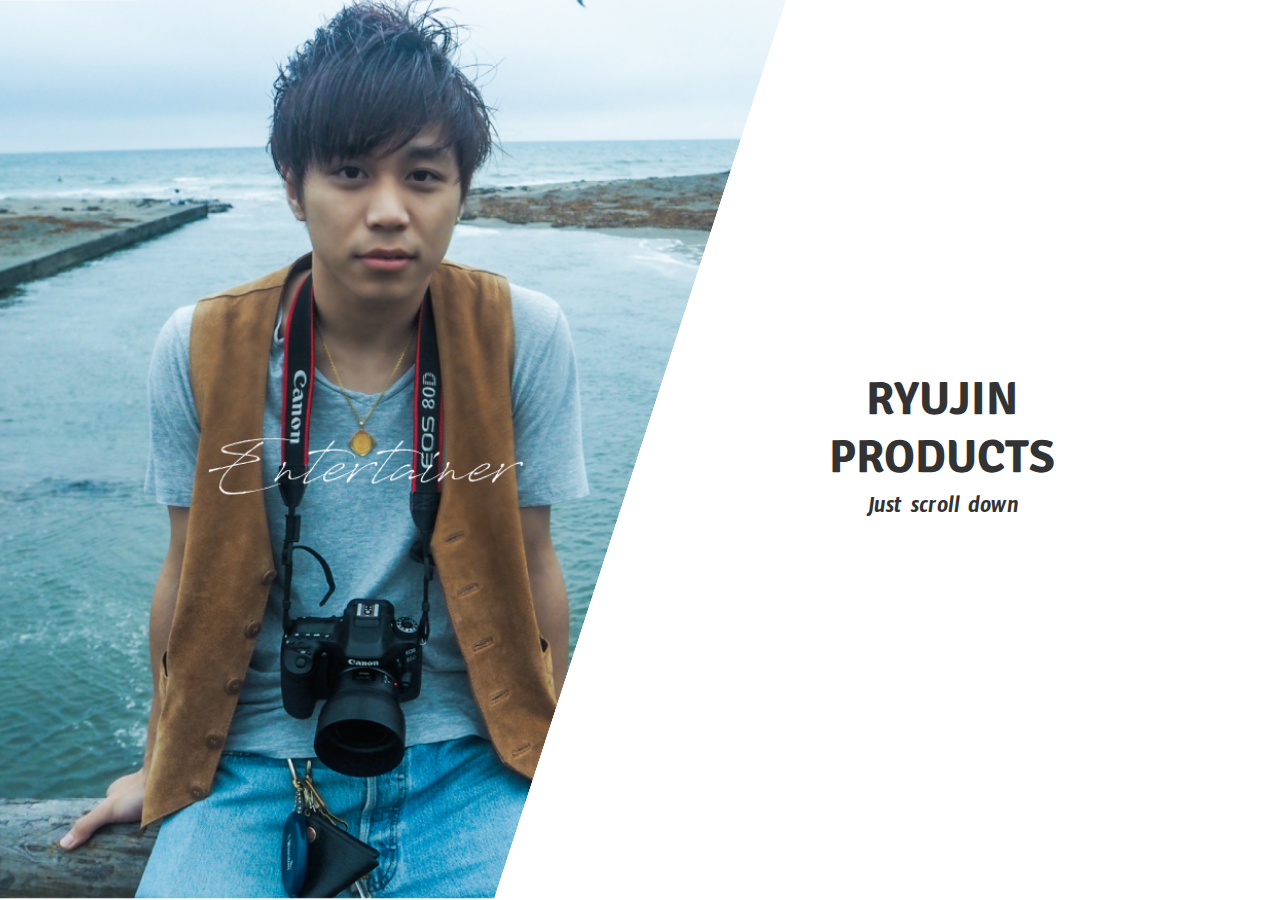
<file: index.html>
<!DOCTYPE html>
<html lang="en">

<head>

    <meta charset="UTF-8">
    <title>ryujin_product</title>
    <link rel='stylesheet prefetch' href='https://fonts.googleapis.com/css?family=Open+Sans'>
    <link href="https://fonts.googleapis.com/css?family=Signika|Timmana" rel="stylesheet">
    <link rel="stylesheet" href="css/style.css">
    <script src='https://cdnjs.cloudflare.com/ajax/libs/jquery/2.1.3/jquery.min.js'></script>
    <script src="js/index.js"></script>


</head>

<body>
    <div class="skw-pages">
        <div class="skw-page skw-page-1 active">
            <div class="skw-page__half skw-page__half--left">
                <div class="skw-page__skewed">
                    <div class="skw-page__content"></div>
                </div>
            </div>
            <div class="skw-page__half skw-page__half--right">
                <div class="skw-page__skewed">
                    <div class="skw-page__content">
                        <h2 class="skw-page__heading">RYUJIN PRODUCTS</h2>
                        <p class="skw-page__description">Just scroll down</p>
                    </div>
                </div>
            </div>
        </div>

        <div class="skw-page skw-page-2">
            <div class="skw-page__half skw-page__half--left">
                <div class="skw-page__skewed">
                    <div class="skw-page__content">
                        <div class="container circleBehind">
                            <a href="graphic.html" target="brank">
                                <h2 class="skw-page__heading">Graphic design</h2>
                                <p class="skw-page__description">click here</p>
                            </a>
                            <div class="left-icon">
                                <img src="./img/ill_pho.png" alt="">
                            </div>
                        </div>
                    </div>
                </div>
            </div>
            <div class="skw-page__half skw-page__half--right">
                <div class="skw-page__skewed">
                    <div class="skw-page__content"></div>
                </div>
            </div>
        </div>

        <div class="skw-page skw-page-3">
            <div class="skw-page__half skw-page__half--left">
                <div class="skw-page__skewed">
                    <div class="skw-page__content"></div>
                </div>
            </div>
            <div class="skw-page__half skw-page__half--right">
                <div class="skw-page__skewed">
                    <div class="skw-page__content">
                        <div class="container circleBehind">
                            <a href="web.html" target="brank">
                                <h2 class="skw-page__heading">Web design</h2>
                                <p class="skw-page__description">click here</p>
                            </a>
                        </div>
                         <div class="right-icon">
                            <img src="./img/bra.png" alt="">
                            </div>
                    </div>
                </div>
            </div>
        </div>

        <div class="skw-page skw-page-4">
            <div class="skw-page__half skw-page__half--left">
                <div class="skw-page__skewed">
                    <div class="skw-page__content">
                        <div class="container circleBehind">
                            <a href="uiux.html" target="brank">
                                <h2 class="skw-page__heading">UI/UX design</h2>
                                <p class="skw-page__description">click here</p>
                            </a>
                        </div>
                        <div class="left-icon">
                            <img src="./img/xd.png" alt="">
                        </div>
                    </div>
                </div>
            </div>
            <div class="skw-page__half skw-page__half--right">
                <div class="skw-page__skewed">
                    <div class="skw-page__content"></div>
                </div>
            </div>
        </div>

        <div class="skw-page skw-page-5">
            <div class="skw-page__half skw-page__half--left">
                <div class="skw-page__skewed">
                    <div class="skw-page__content"></div>
                </div>
            </div>
            <div class="skw-page__half skw-page__half--right">
                <div class="skw-page__skewed">
                    <div class="skw-page__content">
                        <div class="container circleBehind">
                            <a href="illustration.html" target="brank">
                                <h2 class="skw-page__heading">Illustration</h2>
                                <p class="skw-page__description">click here</p>
                            </a>
                        </div>
                        <div class="right-icon">
                            <img src="./img/ill.png" alt="">
                            </div>
                    </div>
                </div>
            </div>
        </div>

        <div class="skw-page skw-page-6">
            <div class="skw-page__half skw-page__half--left">
                <div class="skw-page__skewed">
                    <div class="skw-page__content">
                        <div class="container circleBehind">
                            <a href="theothers.html" target="brank">
                                <h2 class="skw-page__heading">The others</h2>
                                <p class="skw-page__description">click here</p>
                            </a>
                        </div>
                        <div class="left-icon">
                            <img src="./img/ill_pho.png" alt="">
                        </div>
                    </div>
                </div>
            </div>
            <div class="skw-page__half skw-page__half--right">
                <div class="skw-page__skewed">
                    <div class="skw-page__content"></div>
                </div>
            </div>
        </div>


    </div>
</body>

</html>
</file>
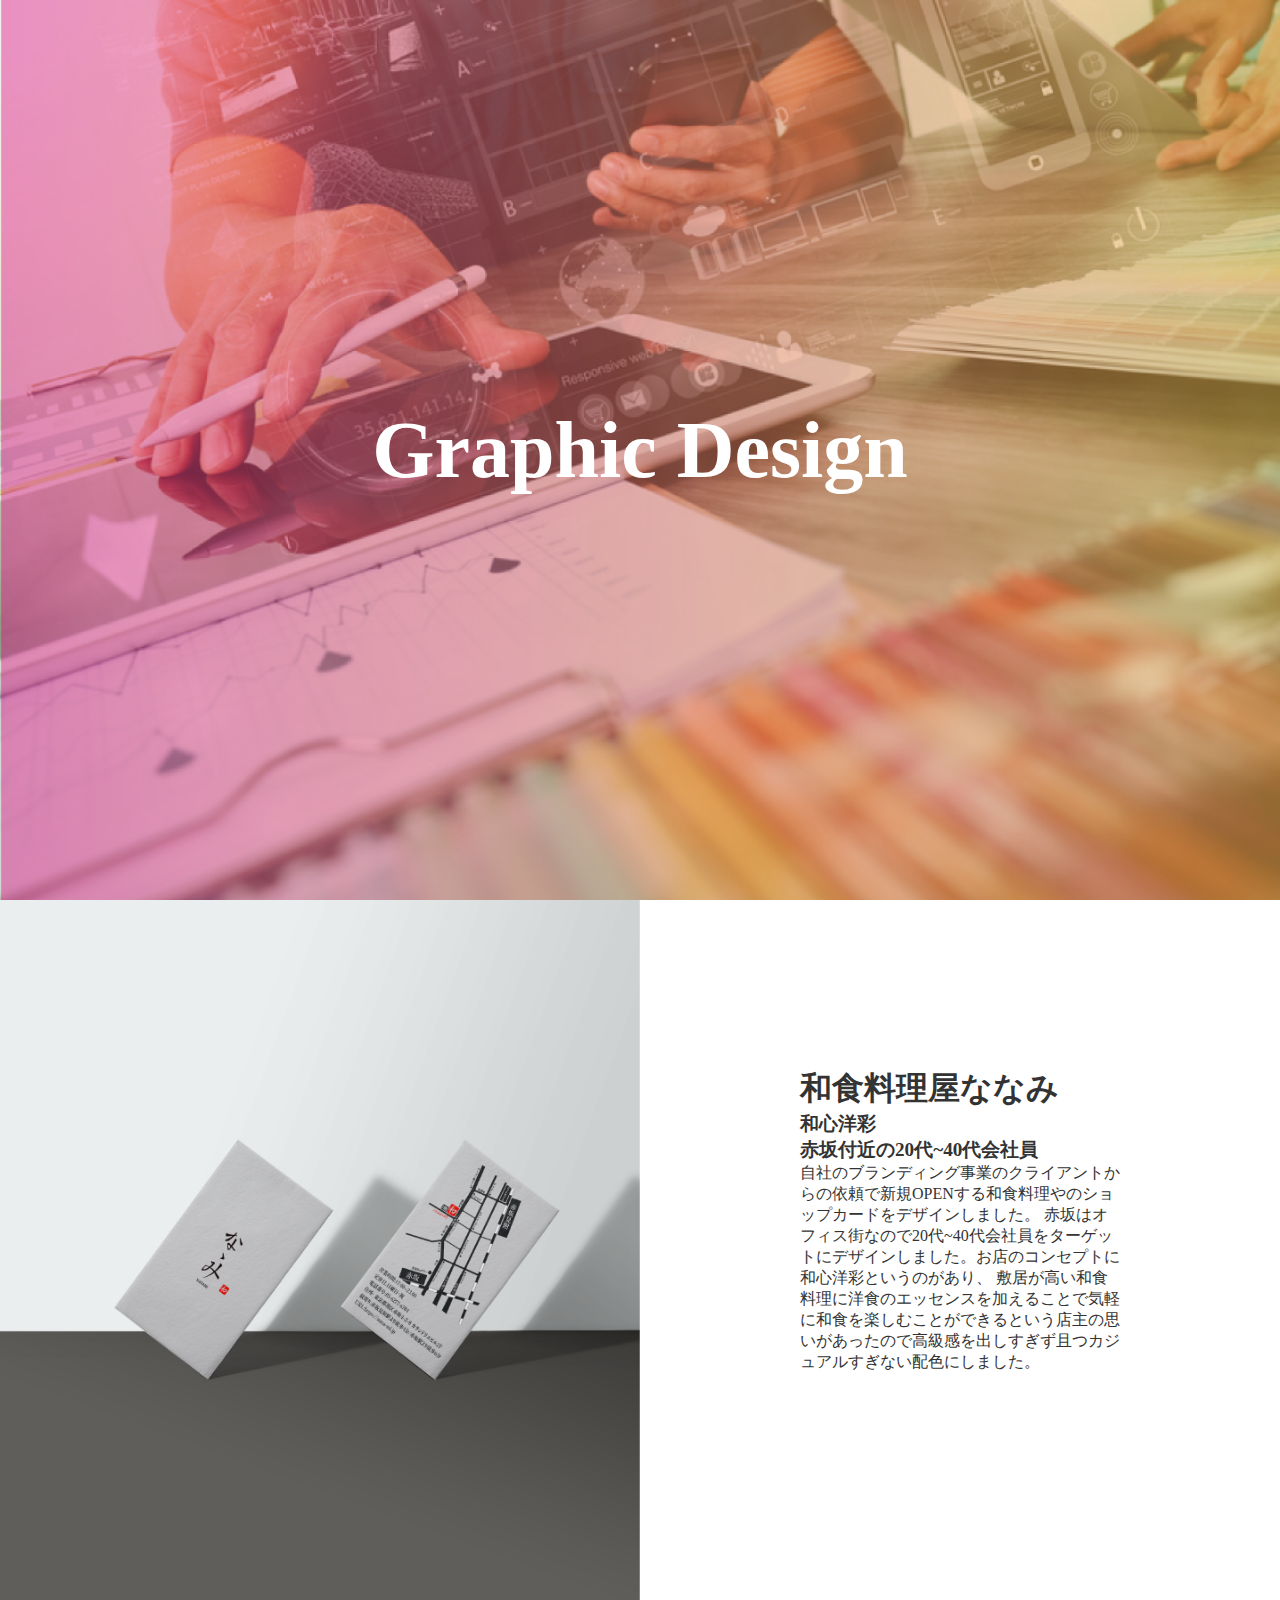
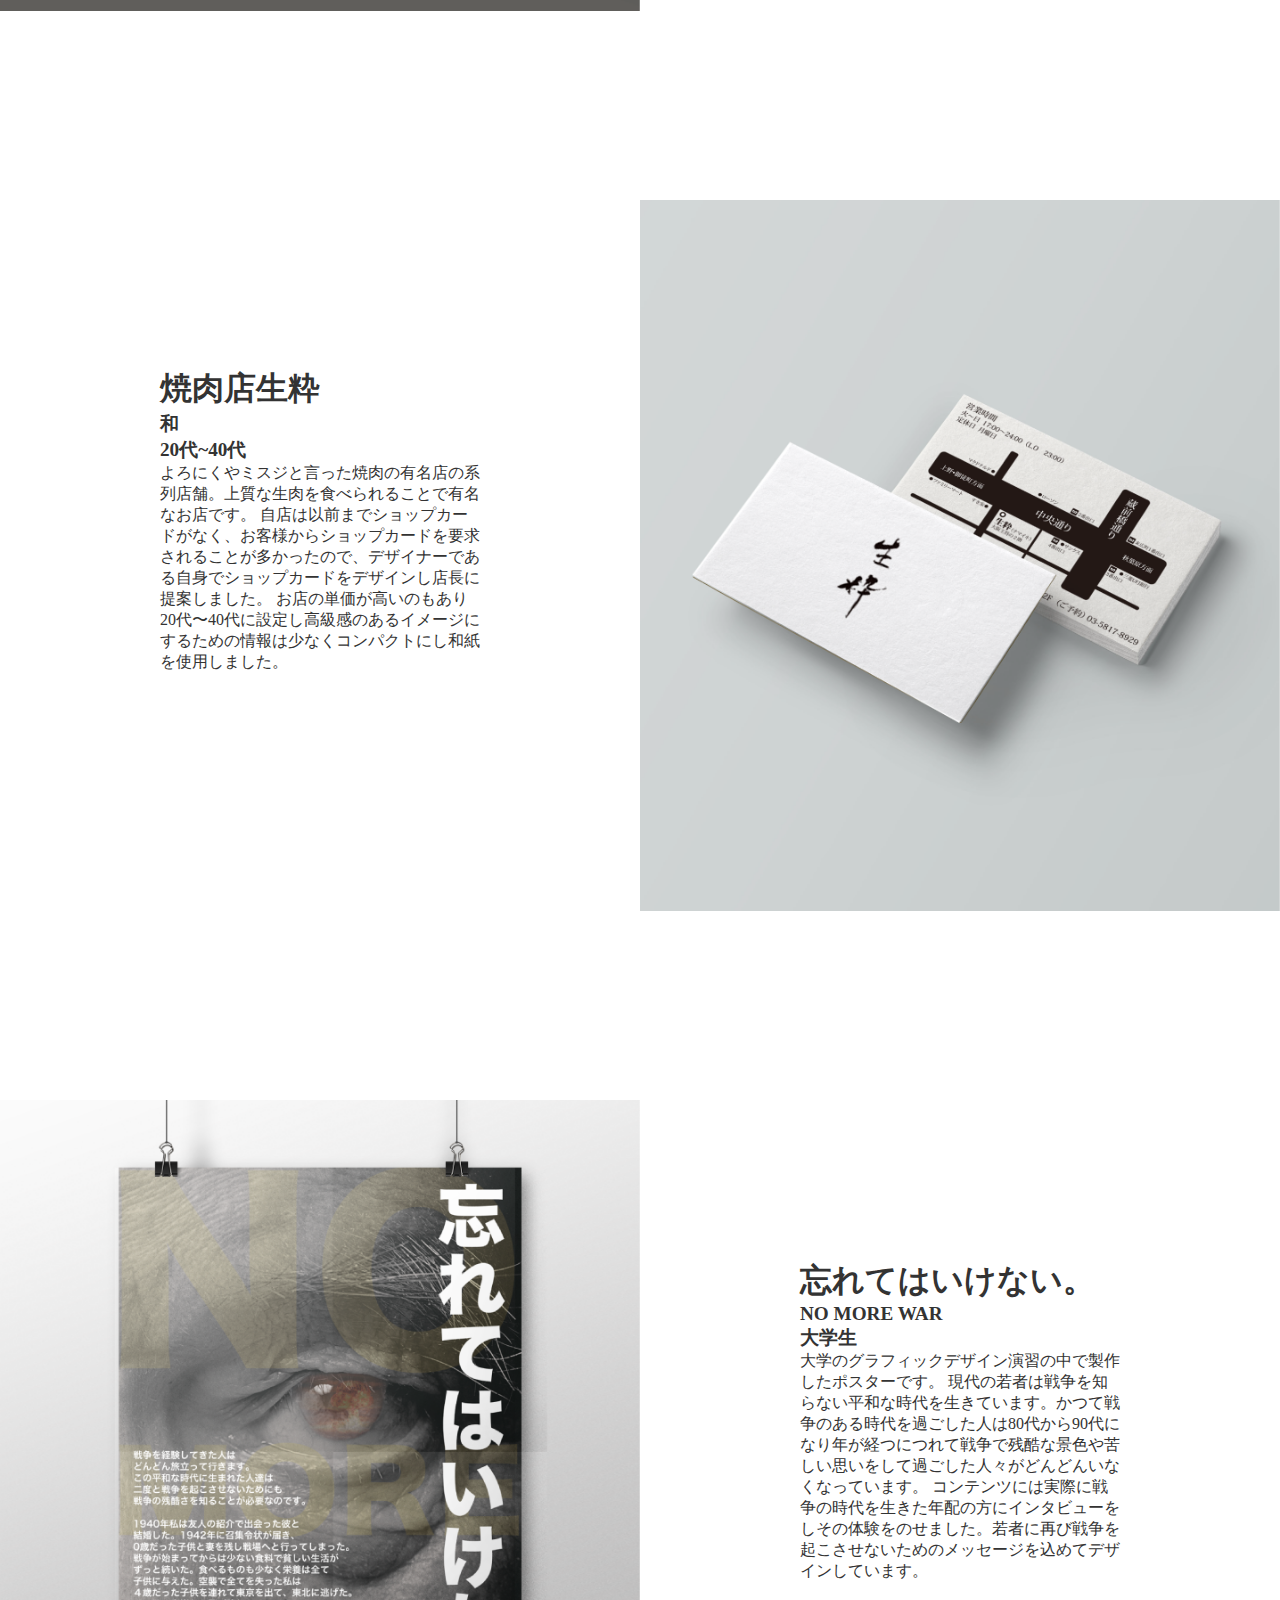
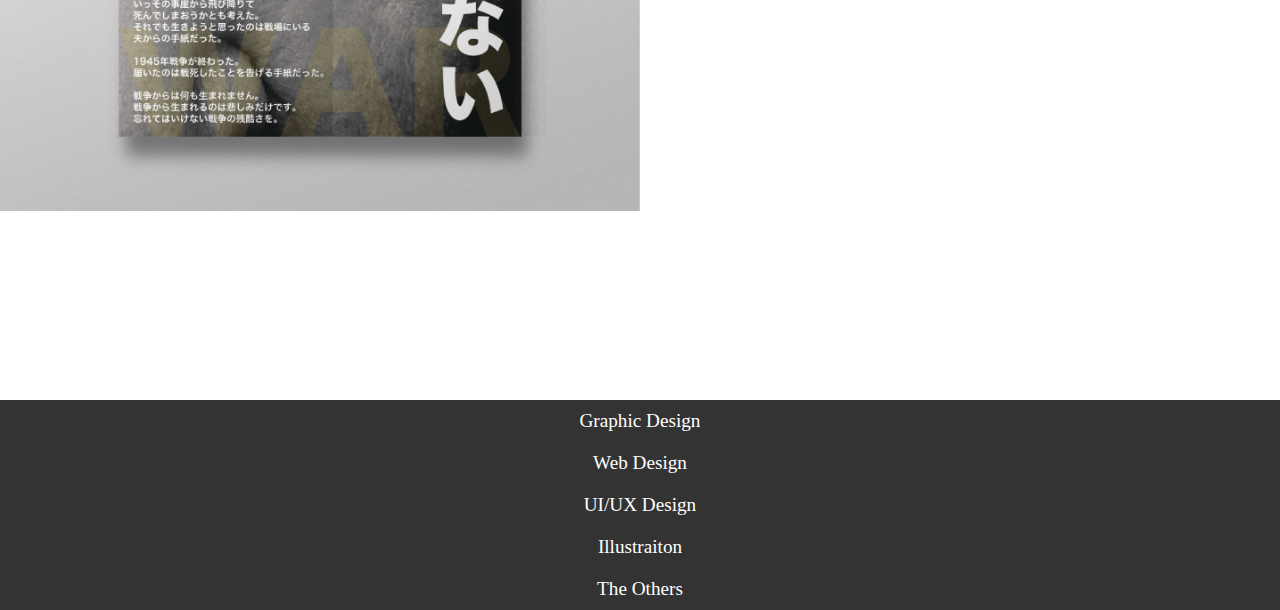
<file: graphic.html>
<!DOCTYPE html>
<html lang="en">

<head>
    <meta charset="UTF-8">
    <title>graphic</title>
    <link rel="stylesheet" href="css/style.css">
</head>

<body>
    <div id="graphic">
        <div class="center">
            <h1>Graphic Design</h1>
        </div>
    </div>

    <div class="contents">
       
        <div class="left-box">
            <img src="img/nanami.png" alt="">
        </div>

        <div class="right-box">
            <div class="text">
                <h2>和食料理屋ななみ</h2>
                <h3>和心洋彩</h3>
                <h3>赤坂付近の20代~40代会社員</h3>
                <p>自社のブランディング事業のクライアントからの依頼で新規OPENする和食料理やのショップカードをデザインしました。
                  赤坂はオフィス街なので20代~40代会社員をターゲットにデザインしました。お店のコンセプトに和心洋彩というのがあり、
                  敷居が高い和食料理に洋食のエッセンスを加えることで気軽に和食を楽しむことができるという店主の思いがあったので高級感を出しすぎず且つカジュアルすぎない配色にしました。
                </p>
            </div>
        </div>
    </div>

    <div class="contents">
        <div class="left-box">
            <div class="text">
                <h2>焼肉店生粋</h2>
                <h3>和</h3>
                <h3>20代~40代</h3>
                <p>よろにくやミスジと言った焼肉の有名店の系列店舗。上質な生肉を食べられることで有名なお店です。
                自店は以前までショップカードがなく、お客様からショップカードを要求されることが多かったので、デザイナーである自身でショップカードをデザインし店長に提案しました。
                お店の単価が高いのもあり20代〜40代に設定し高級感のあるイメージにするための情報は少なくコンパクトにし和紙を使用しました。
                </p>
            </div>

        </div>

        <div class="right-box">
            <img src="img/namaiki.png" alt="">
        </div>
    </div>
    
    <div class="contents">
       
        <div class="left-box">
            <img src="img/nomorewar.png" alt="">
        </div>

        <div class="right-box">
            <div class="text">
                <h2>忘れてはいけない。</h2>
                <h3>NO MORE WAR</h3>
                <h3>大学生</h3>
                <p>
                大学のグラフィックデザイン演習の中で製作したポスターです。
                現代の若者は戦争を知らない平和な時代を生きています。かつて戦争のある時代を過ごした人は80代から90代になり年が経つにつれて戦争で残酷な景色や苦しい思いをして過ごした人々がどんどんいなくなっています。
                コンテンツには実際に戦争の時代を生きた年配の方にインタビューをしその体験をのせました。若者に再び戦争を起こさせないためのメッセージを込めてデザインしています。
                </p>
            </div>
        </div>
    </div>
    
    <div class="btn">
    <a href="graphic.html">Graphic Design</a>
    <a href="web.html">Web Design</a>
    <a href="uiux.html">UI/UX Design</a>
    <a href="illustration.html">Illustraiton</a>
    <a href="theothers.html">The Others</a>
    </div>
    
</body>
</html>
</file>
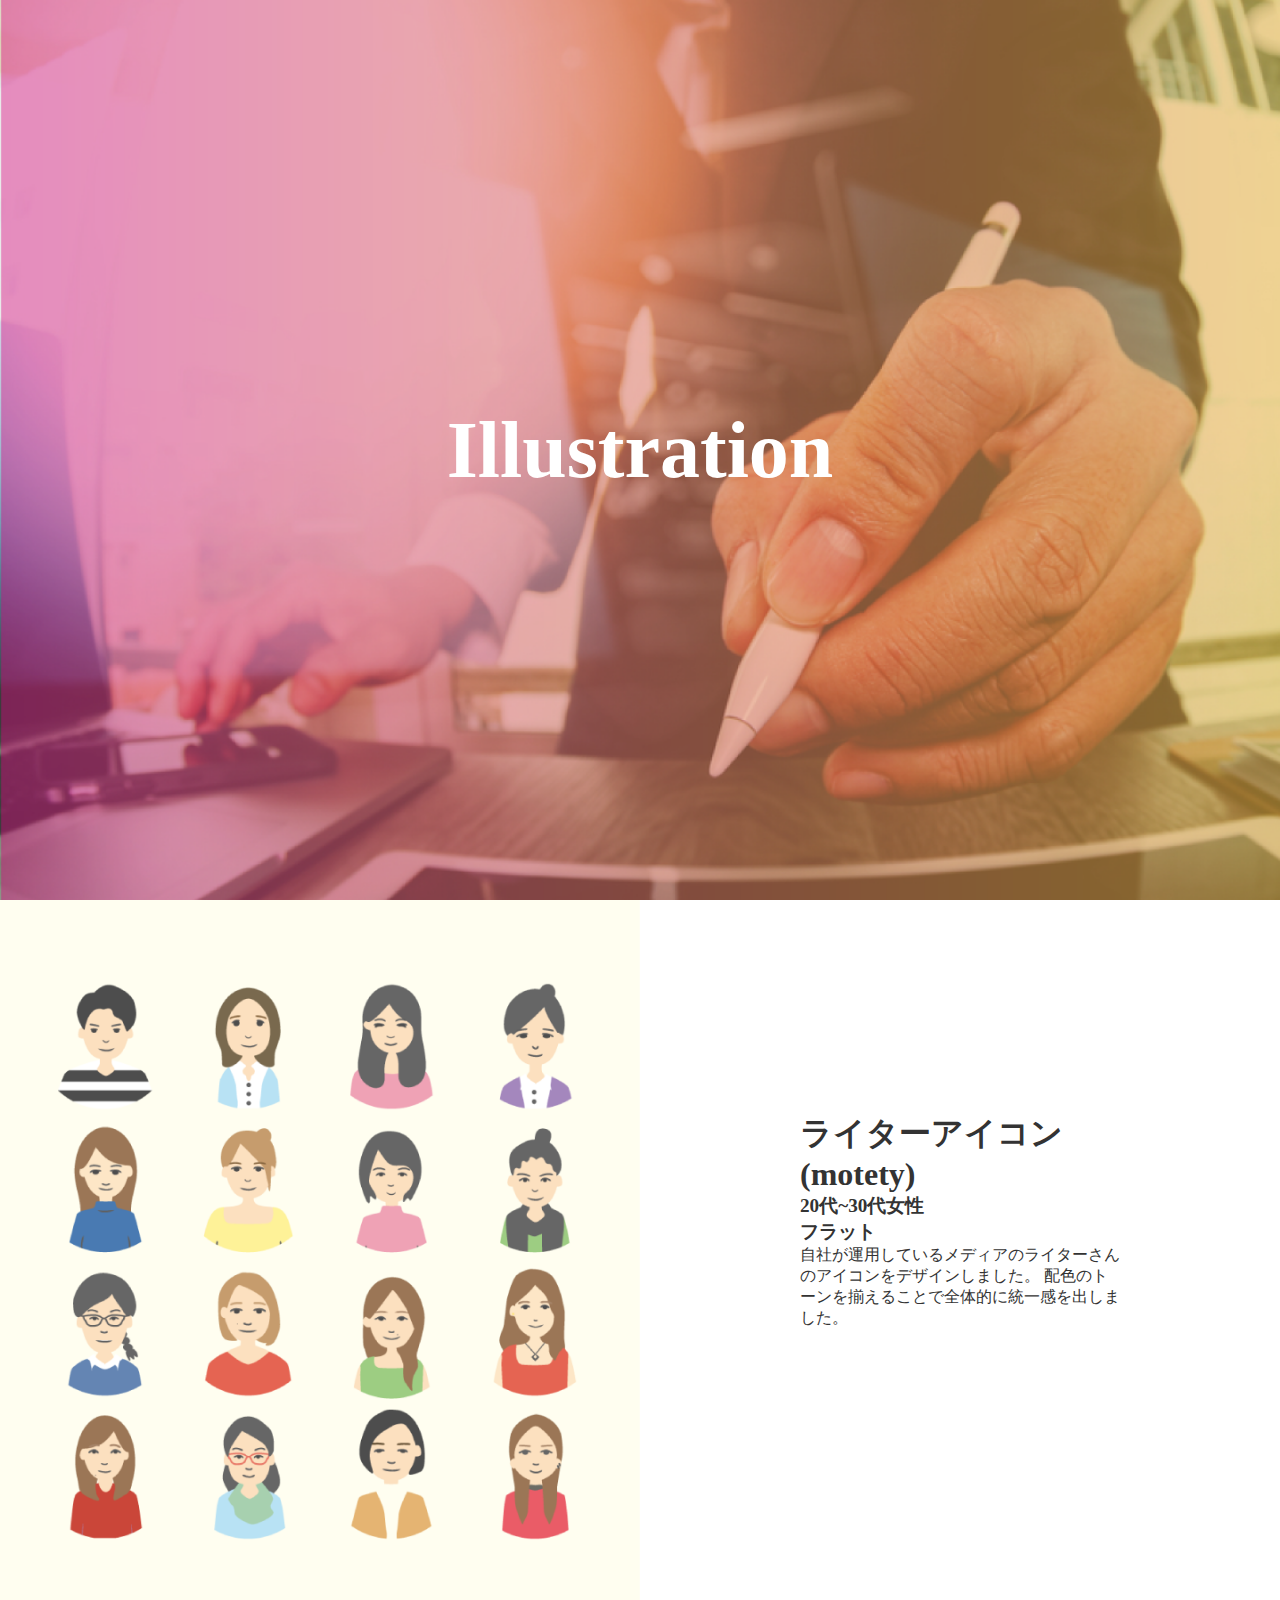
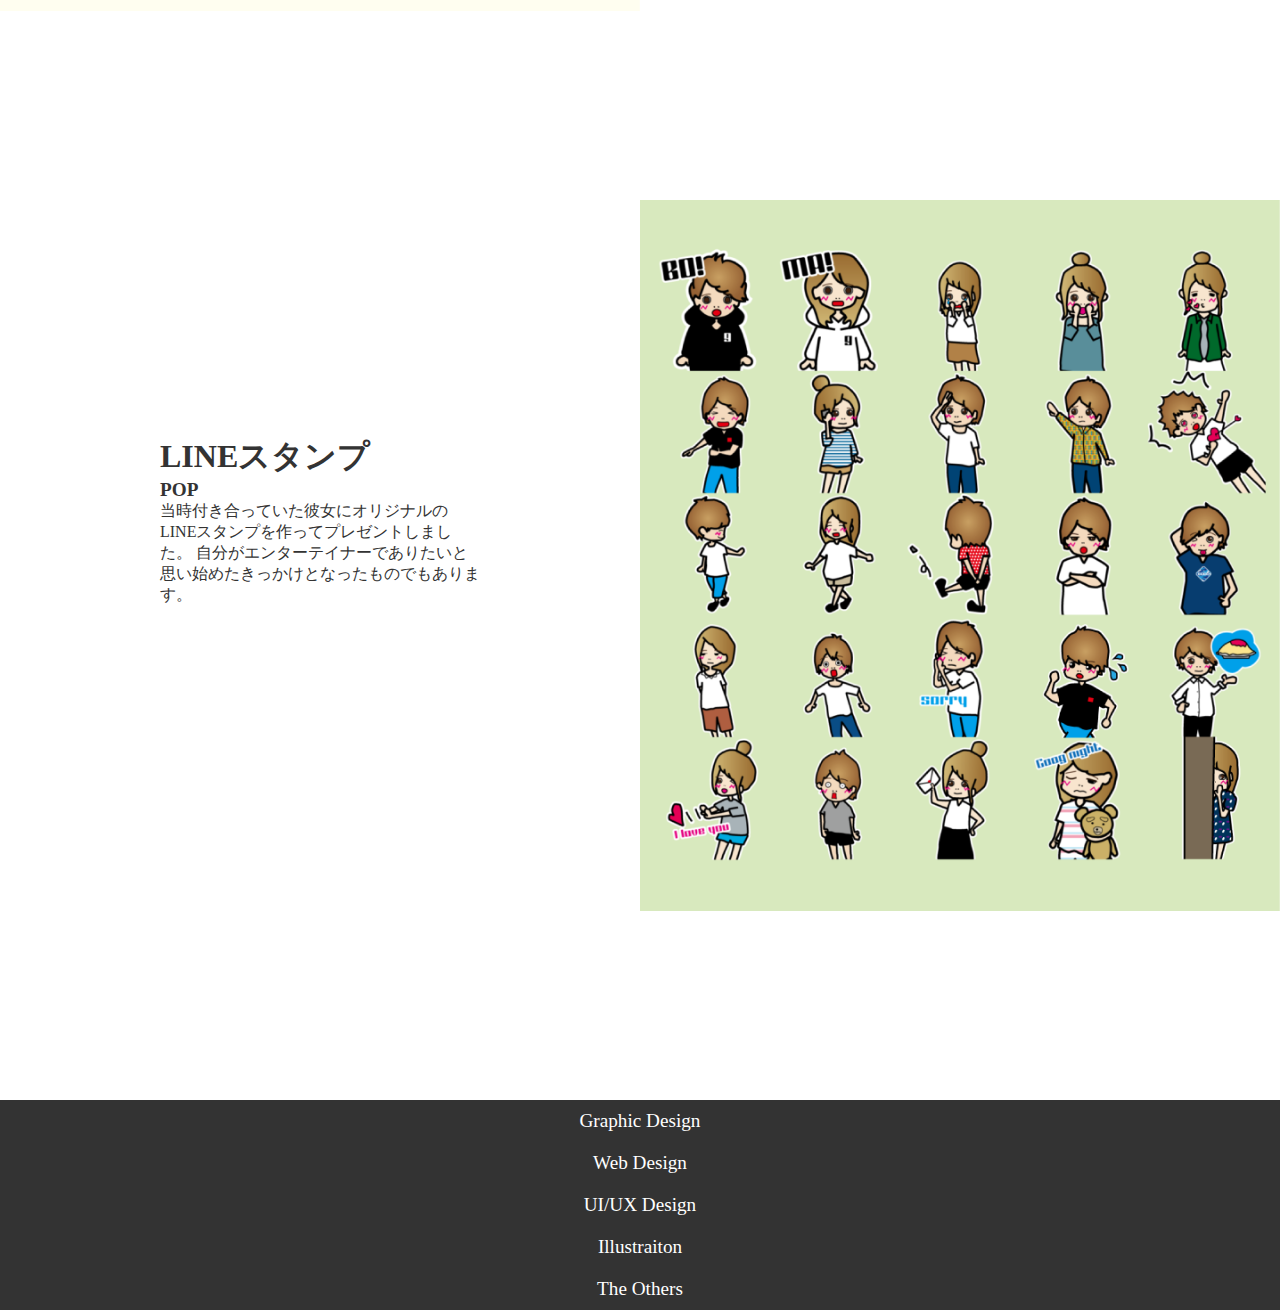
<file: illustration.html>
<!DOCTYPE html>
<html lang="en">

<head>
    <meta charset="UTF-8">
    <title>illustration</title>
    <link rel="stylesheet" href="css/style.css">
</head>

<body>
    <div id="illustration">
        <div class="center">
            <h1>Illustration</h1>
        </div>
    </div>

    <div class="contents">
       
        <div class="left-box">
            <img src="img/ligter.png" alt="">
        </div>

        <div class="right-box">
             <div class="text">
                <h2>ライターアイコン(motety)</h2>
                <h3>20代~30代女性</h3>
                <h3>フラット</h3>
                <p>
                 自社が運用しているメディアのライターさんのアイコンをデザインしました。
                 配色のトーンを揃えることで全体的に統一感を出しました。
                </p>
            </div>
        </div>
    </div>

    <div class="contents">
        <div class="left-box">
            <div class="text">
                <h2>LINEスタンプ</h2>
                <h3>POP</h3>
                <p>
                 当時付き合っていた彼女にオリジナルのLINEスタンプを作ってプレゼントしました。
                 自分がエンターテイナーでありたいと思い始めたきっかけとなったものでもあります。
                </p>
            </div>

        </div>

        <div class="right-box">
            <img src="img/line.png" alt="">
        </div>
    </div>
            
   <div class="btn">
    <a href="graphic.html">Graphic Design</a>
    <a href="web.html">Web Design</a>
    <a href="uiux.html">UI/UX Design</a>
    <a href="illustration.html">Illustraiton</a>
    <a href="theothers.html">The Others</a>
    </div>
    
</body>
</html>
</file>
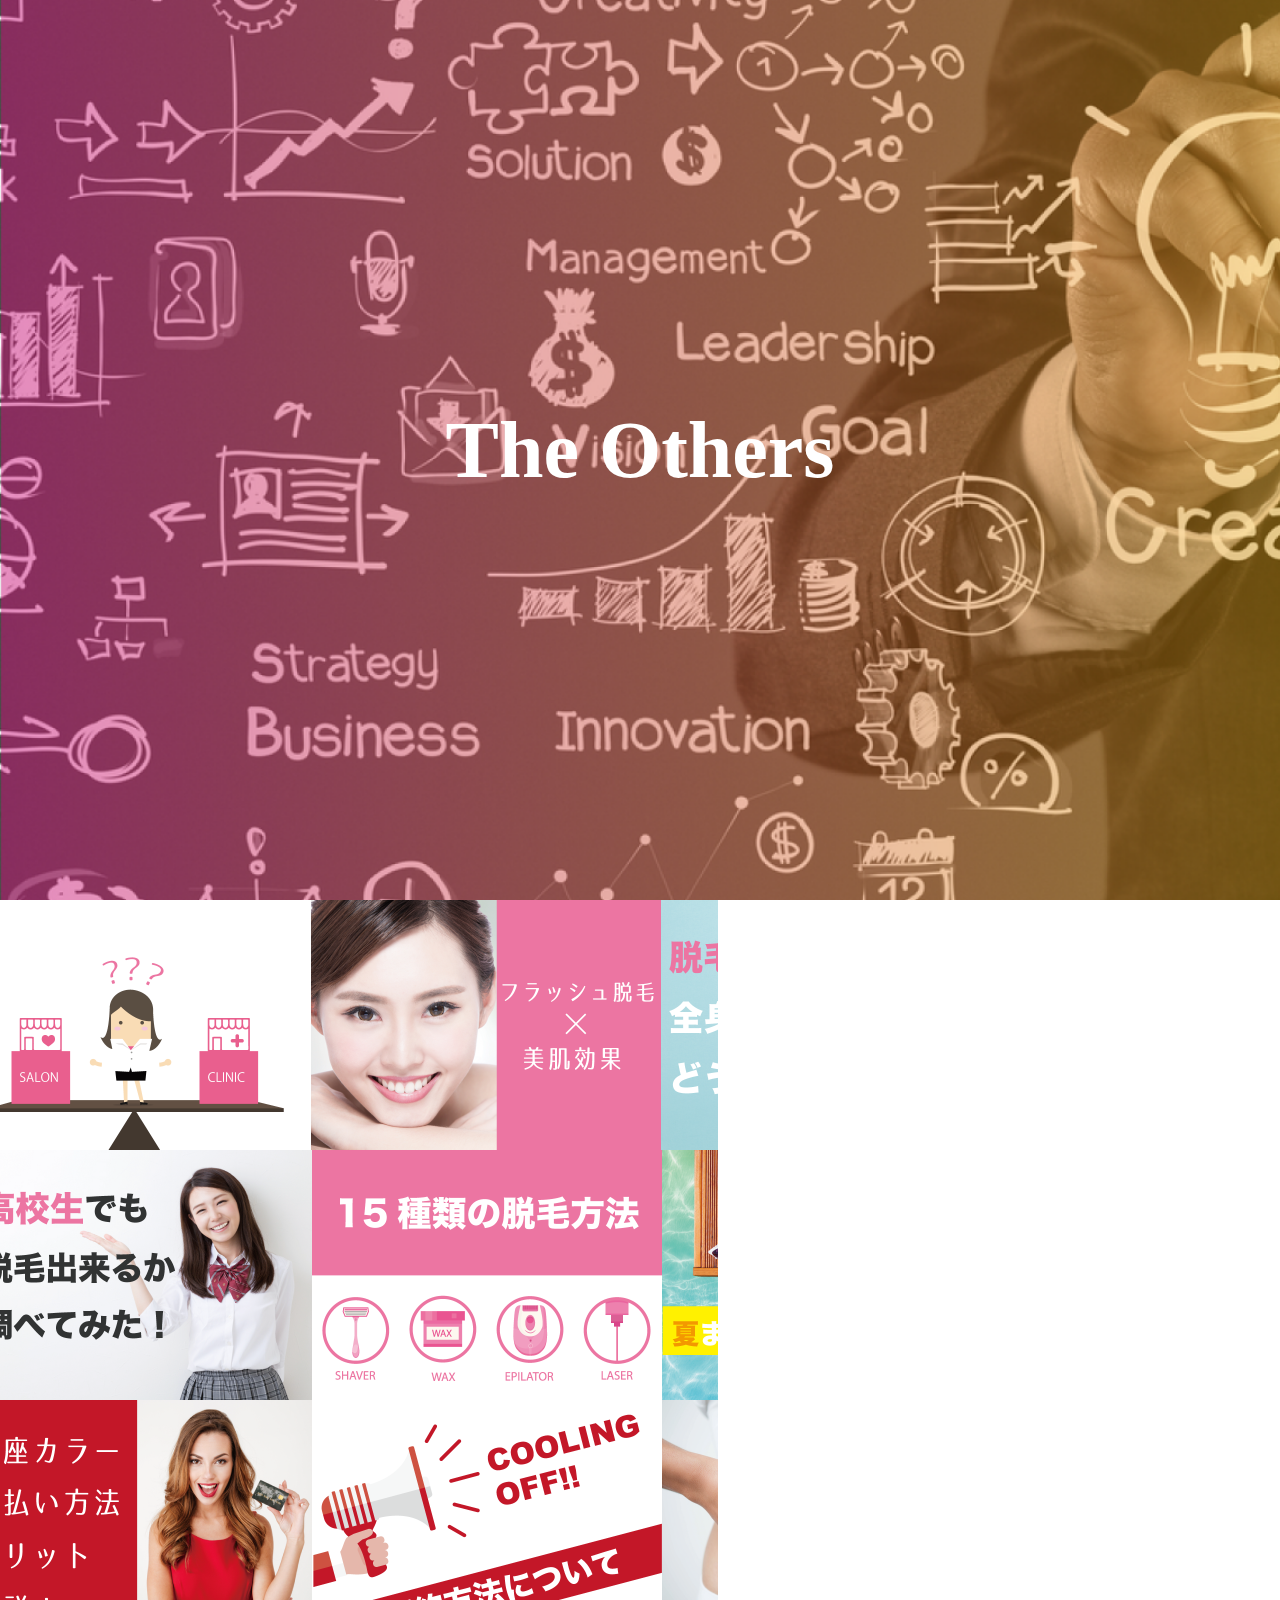
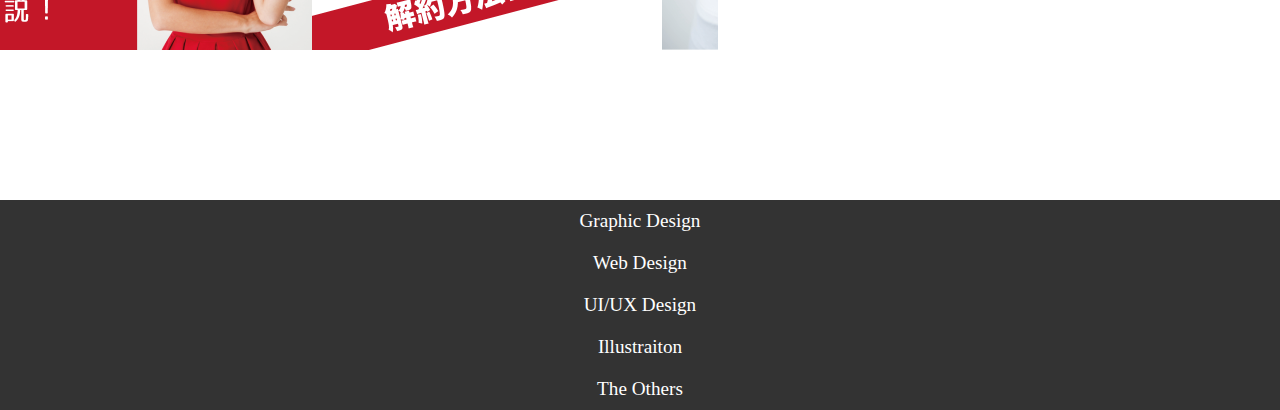
<file: theothers.html>
<!DOCTYPE html>
<html lang="en">

<head>
    <meta charset="UTF-8">
    <title>The others</title>
    <link rel="stylesheet" href="css/style.css">
    <script type="text/javascript" src="https://ajax.googleapis.com/ajax/libs/jquery/1.7.1/jquery.min.js">
    </script>
    <script src="js/jquery.simplyscroll.js"></script>
</head>

<body>
    <script>
        (function ($) {
            $(function () {

                $('#loopSlide ul').simplyScroll({
                    autoMode: 'loop',
                    speed: 1,
                    frameRate: 50,
                    horizontal: true,
                    pauseOnHover: true,
                    pauseOnTouch: true
                });

            });
        })(jQuery);
    </script>
    <div id="theothers">
        <div class="center">
            <h1>The Others</h1>
        </div>
    </div>

    <div class="contents">

        <div class="slide left-box">
            <div id="loopSlide">
                <ul>
                    <li><img src="./img/The_others/01.png" width="100%"></li>
                    <li><img src="./img/The_others/02.png" width="100%"></li>
                    <li><img src="./img/The_others/03.png" width="100%"></li>
                    <li><img src="./img/The_others/04.png" width="100%"></li>
                    <li><img src="./img/The_others/05.png" width="100%"></li>
                </ul>
            </div>

            <div id="loopSlide">
                <ul>
                    <li><img src="./img/The_others/06.png" width="100%"></li>
                    <li><img src="./img/The_others/07.png" width="100%"></li>
                    <li><img src="./img/The_others/08.png" width="100%"></li>
                    <li><img src="./img/The_others/09.png" width="100%"></li>
                    <li><img src="./img/The_others/10.png" width="100%"></li>
                </ul>
            </div>

            <div id="loopSlide">
                <ul>
                    <li><img src="./img/The_others/11.png" width="100%"></li>
                    <li><img src="./img/The_others/12.png" width="100%"></li>
                    <li><img src="./img/The_others/13.png" width="100%"></li>
                    <li><img src="./img/The_others/14.png" width="100%"></li>
                    <li><img src="./img/The_others/15.png" width="100%"></li>
                </ul>
            </div>
        </div>

        <div class="right-box">
            <div class="text">
                <h2>サムネイル</h2>
                <h3>20代~30代女性</h3>
                <p>
                    メディアサイトのサムネイルをデザインしています。 3Bの法則というものを意識してユーザーを引きつけるようなヴィジュアルを目指しています。 メディアのコンテンツにはSEOを上げるのを意識してライティングしているのですが画像にも画像SEOというものがあり画像検索された時にその記事をイメージしやすいようなヴィジュアルに設計しています。
                </p>
            </div>
        </div>
    </div>

    <div class="btn">
        <a href="graphic.html">Graphic Design</a>
        <a href="web.html">Web Design</a>
        <a href="uiux.html">UI/UX Design</a>
        <a href="illustration.html">Illustraiton</a>
        <a href="theothers.html">The Others</a>
    </div>
</body>

</html>
</file>
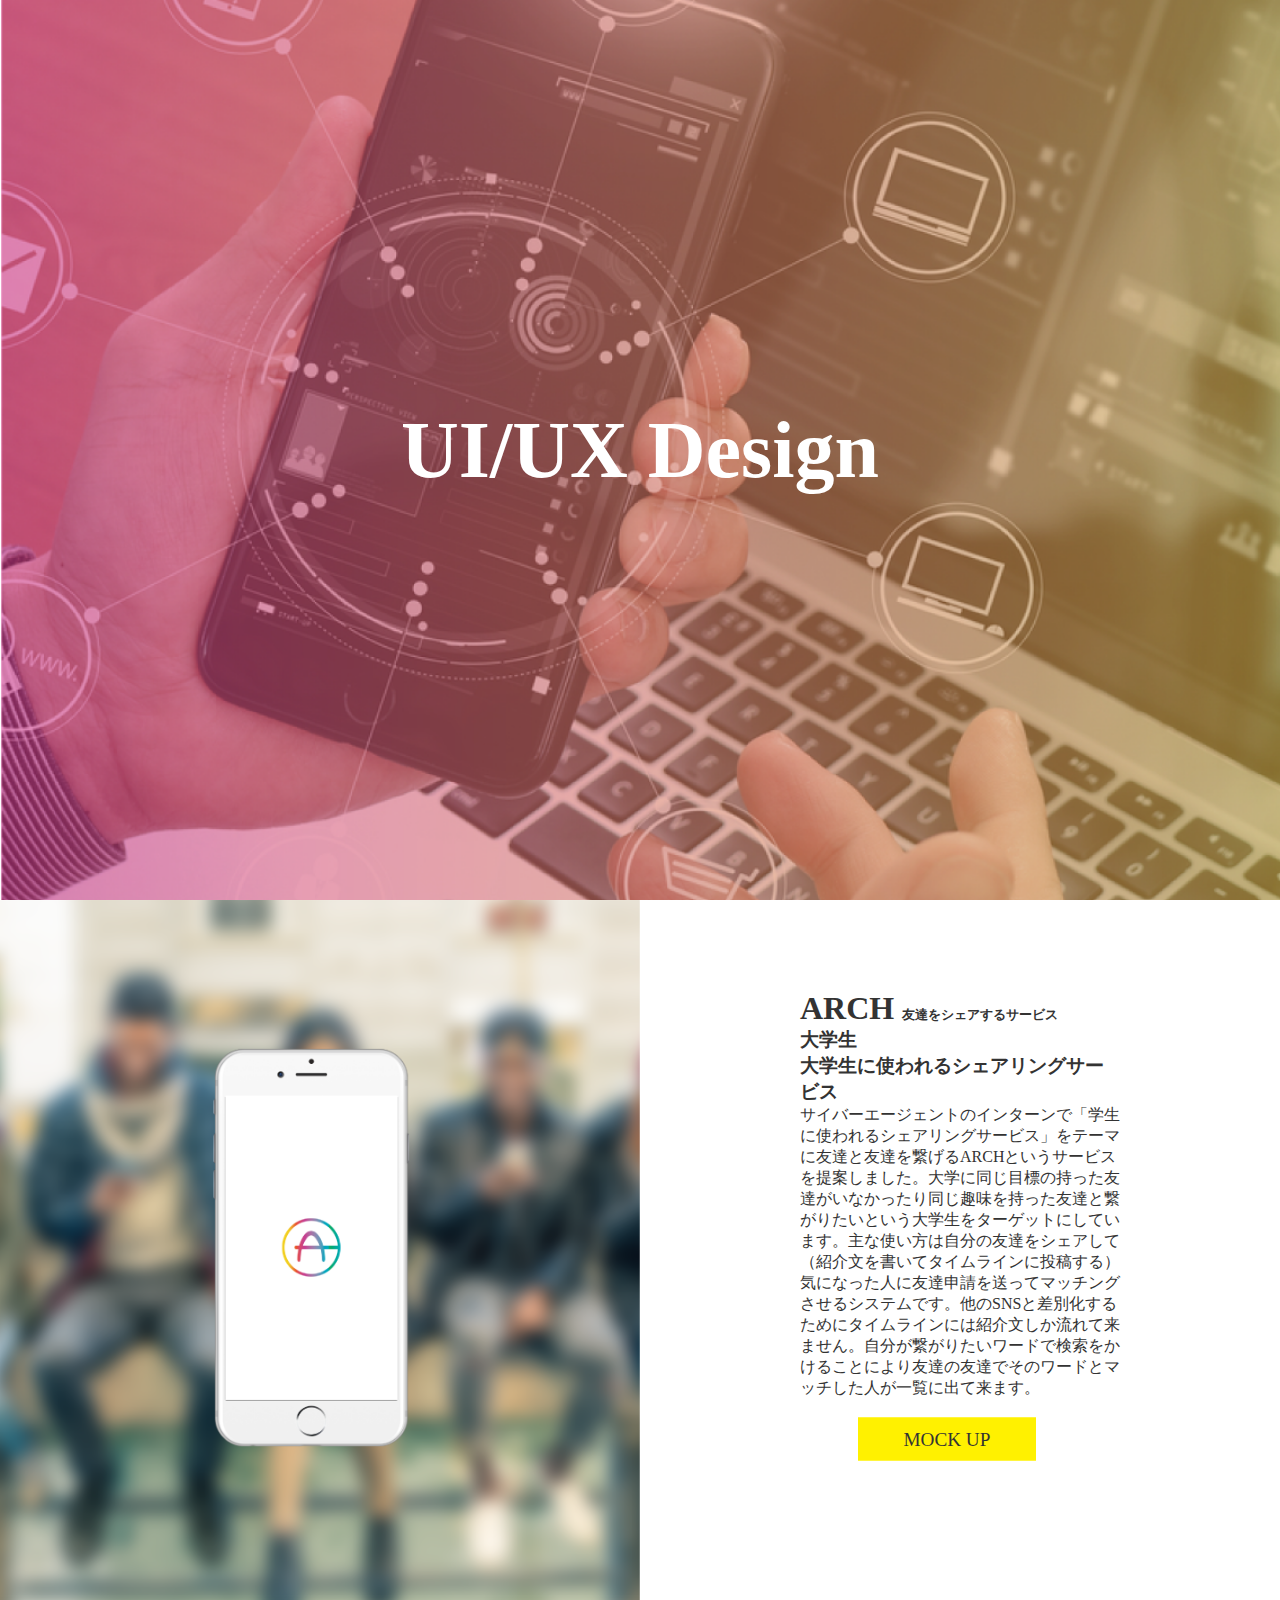
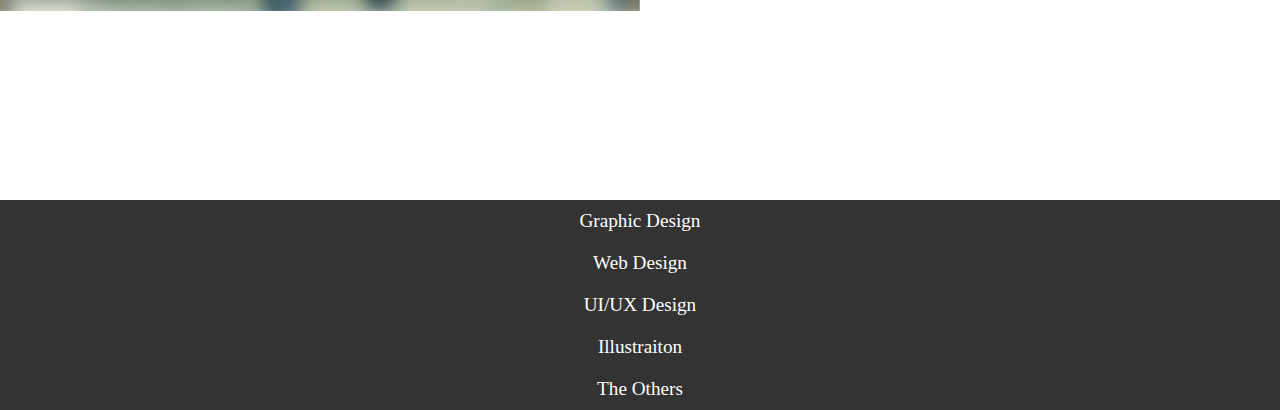
<file: uiux.html>
<!DOCTYPE html>
<html lang="en">

<head>
    <meta charset="UTF-8">
    <title>uiux</title>
    <link rel="stylesheet" href="css/style.css">
</head>

<body>
    <div id="uiux">
        <div class="center">
            <h1>UI/UX Design</h1>
        </div>
    </div>

    <div class="contents">

        <div class="left-box">
            <img src="img/arch.png" alt="">
        </div>

        <div class="right-box">
            <div class="text">
                <h2>ARCH <span>友達をシェアするサービス</span></h2>
                <h3>大学生</h3>
                <h3>大学生に使われるシェアリングサービス</h3>
                <p>
                    サイバーエージェントのインターンで「学生に使われるシェアリングサービス」をテーマに友達と友達を繋げるARCHというサービスを提案しました。大学に同じ目標の持った友達がいなかったり同じ趣味を持った友達と繋がりたいという大学生をターゲットにしています。主な使い方は自分の友達をシェアして（紹介文を書いてタイムラインに投稿する）気になった人に友達申請を送ってマッチングさせるシステムです。他のSNSと差別化するためにタイムラインには紹介文しか流れて来ません。自分が繋がりたいワードで検索をかけることにより友達の友達でそのワードとマッチした人が一覧に出て来ます。
                </p>
                <div class="link">
                    <a href="https://xd.adobe.com/view/54ca642f-5315-40f2-8236-4042a9922d97/" target="_blank">MOCK UP</a>
                </div>
            </div>
        </div>
    </div>

    <div class="btn">
        <a href="graphic.html">Graphic Design</a>
        <a href="web.html">Web Design</a>
        <a href="uiux.html">UI/UX Design</a>
        <a href="illustration.html">Illustraiton</a>
        <a href="theothers.html">The Others</a>
    </div>

</body>

</html>
</file>
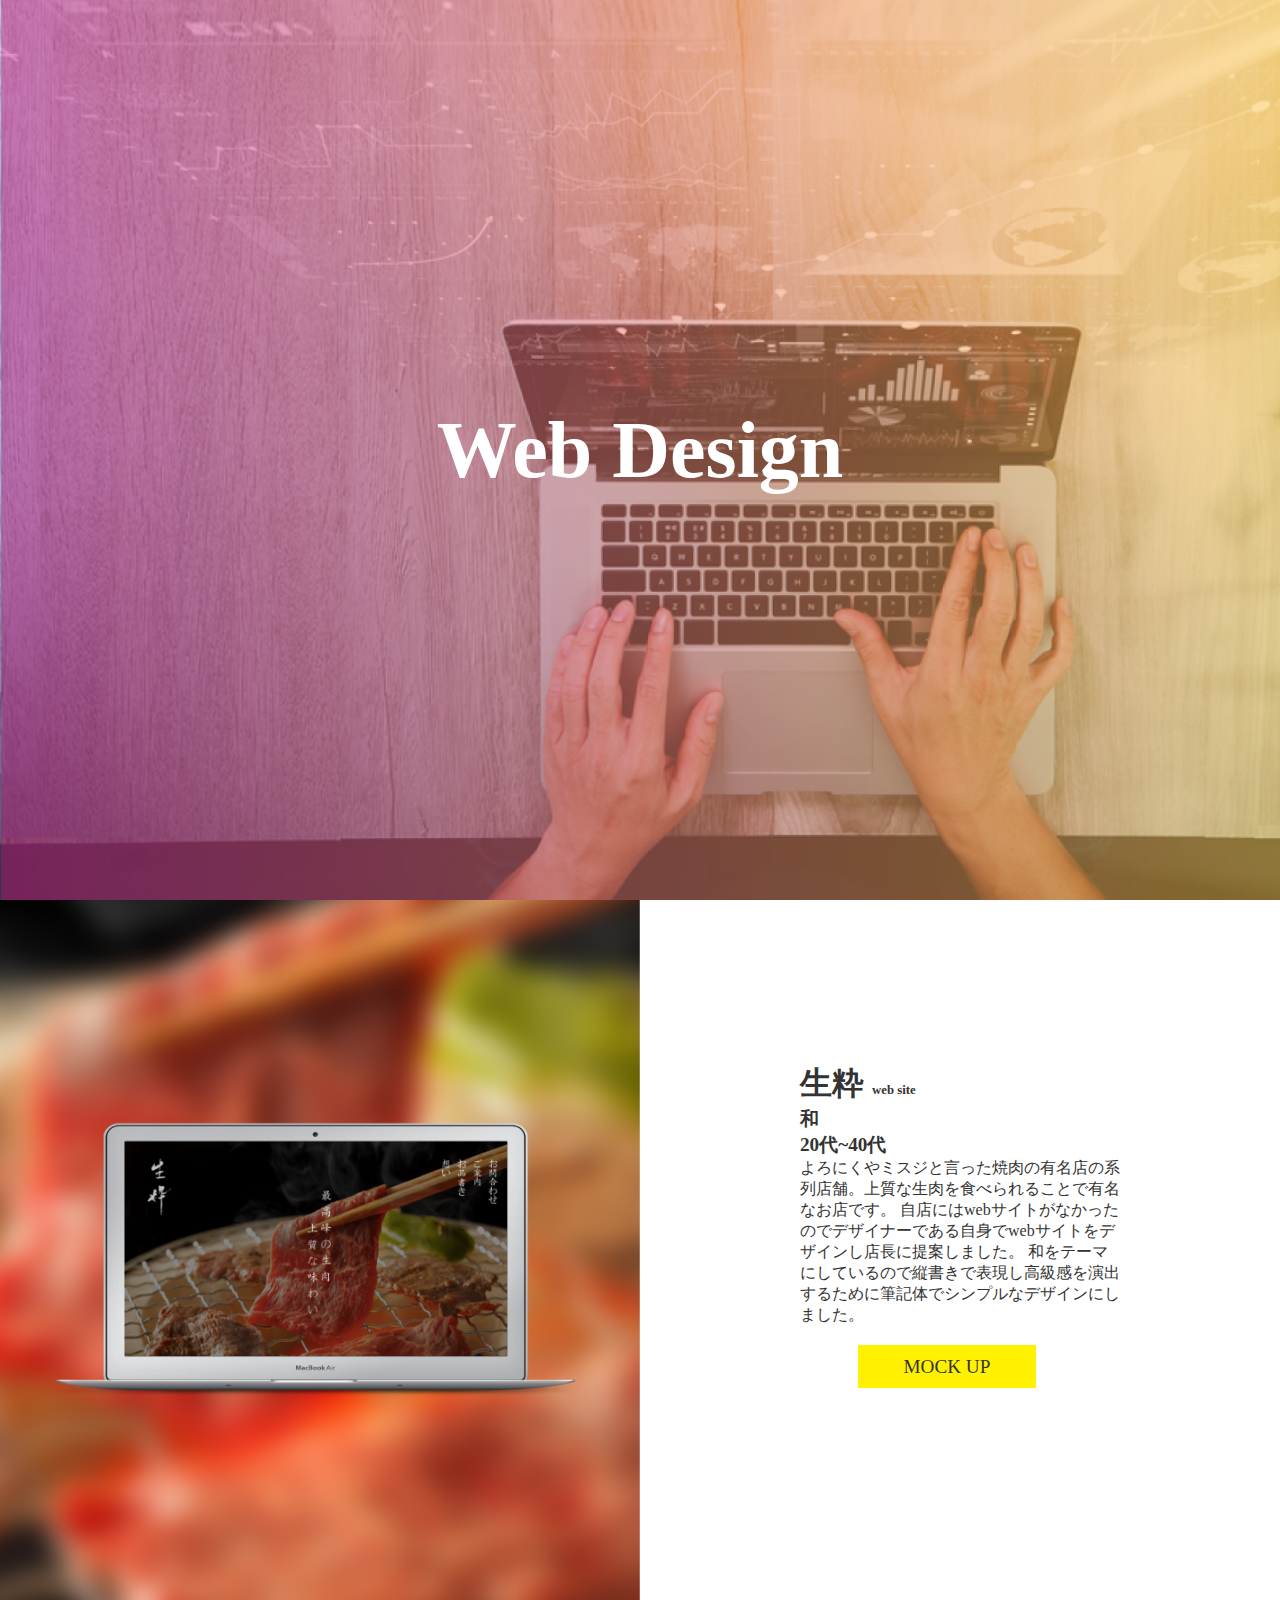
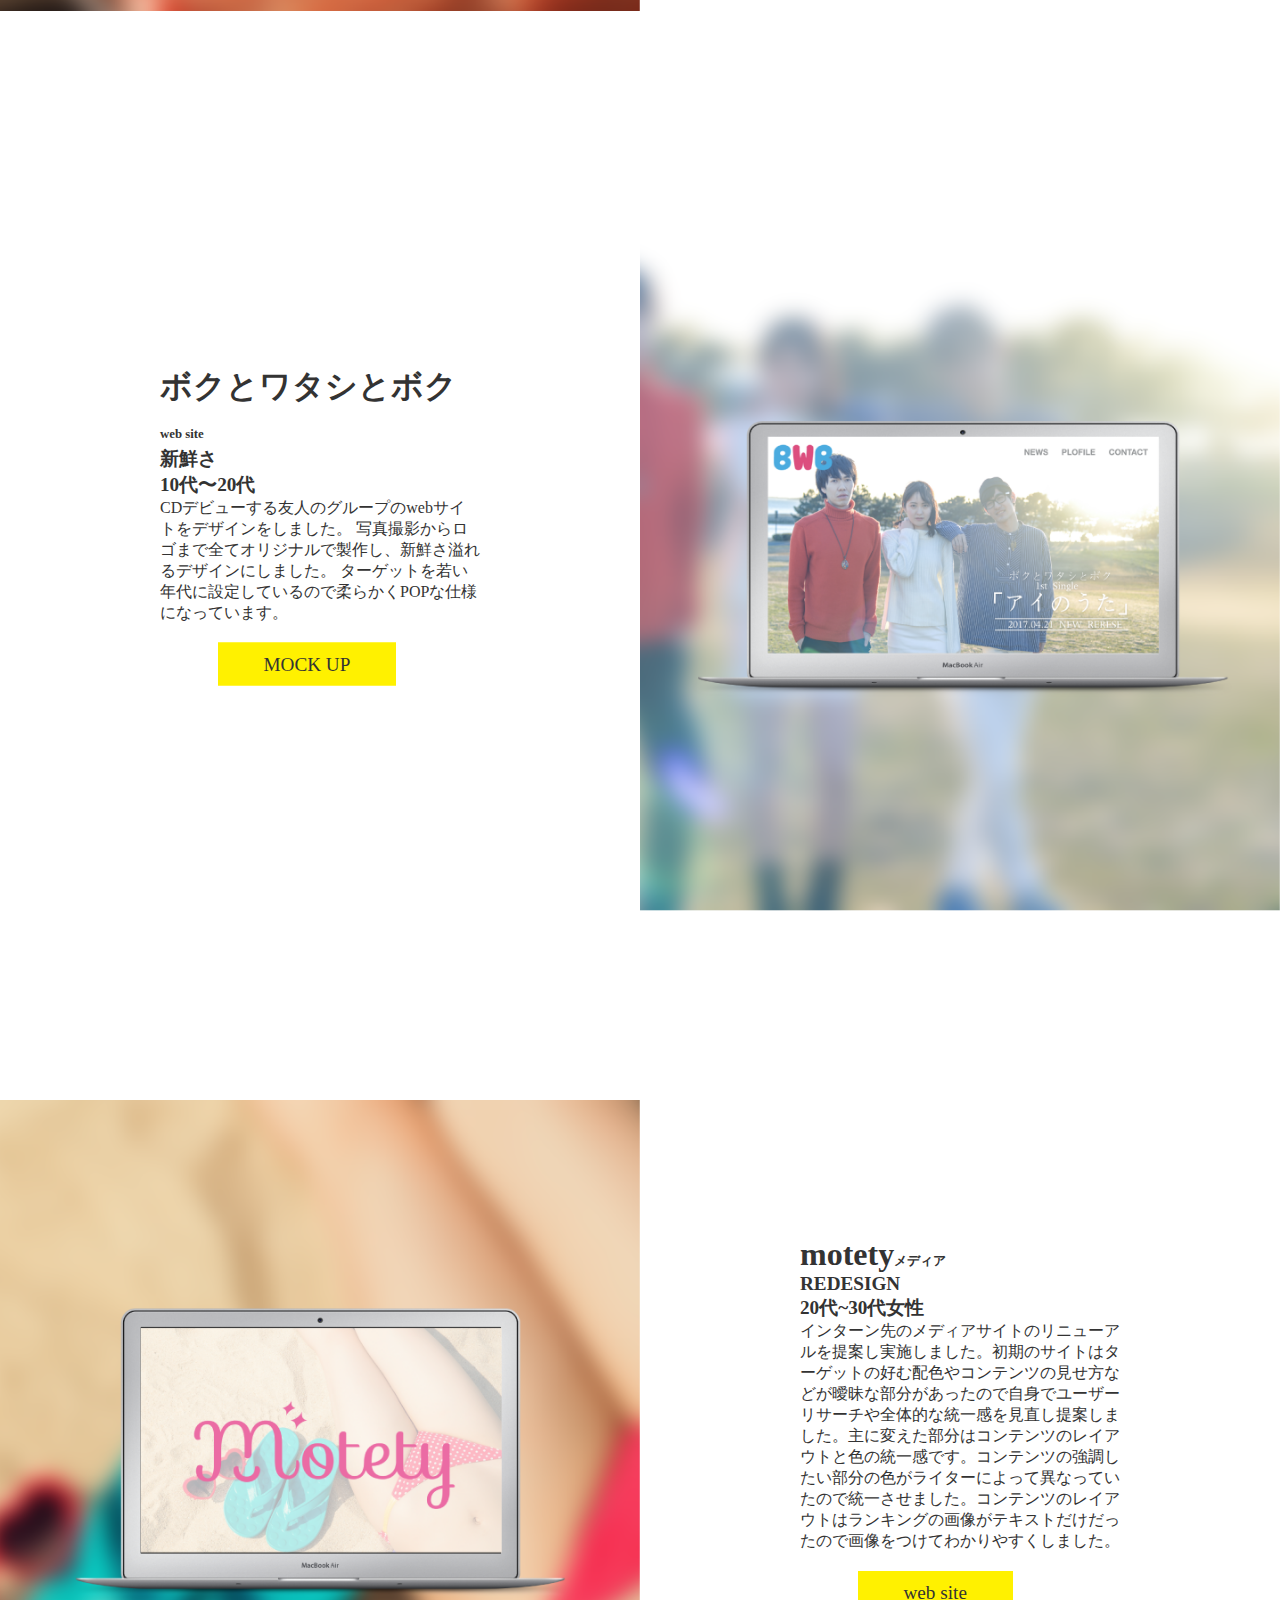
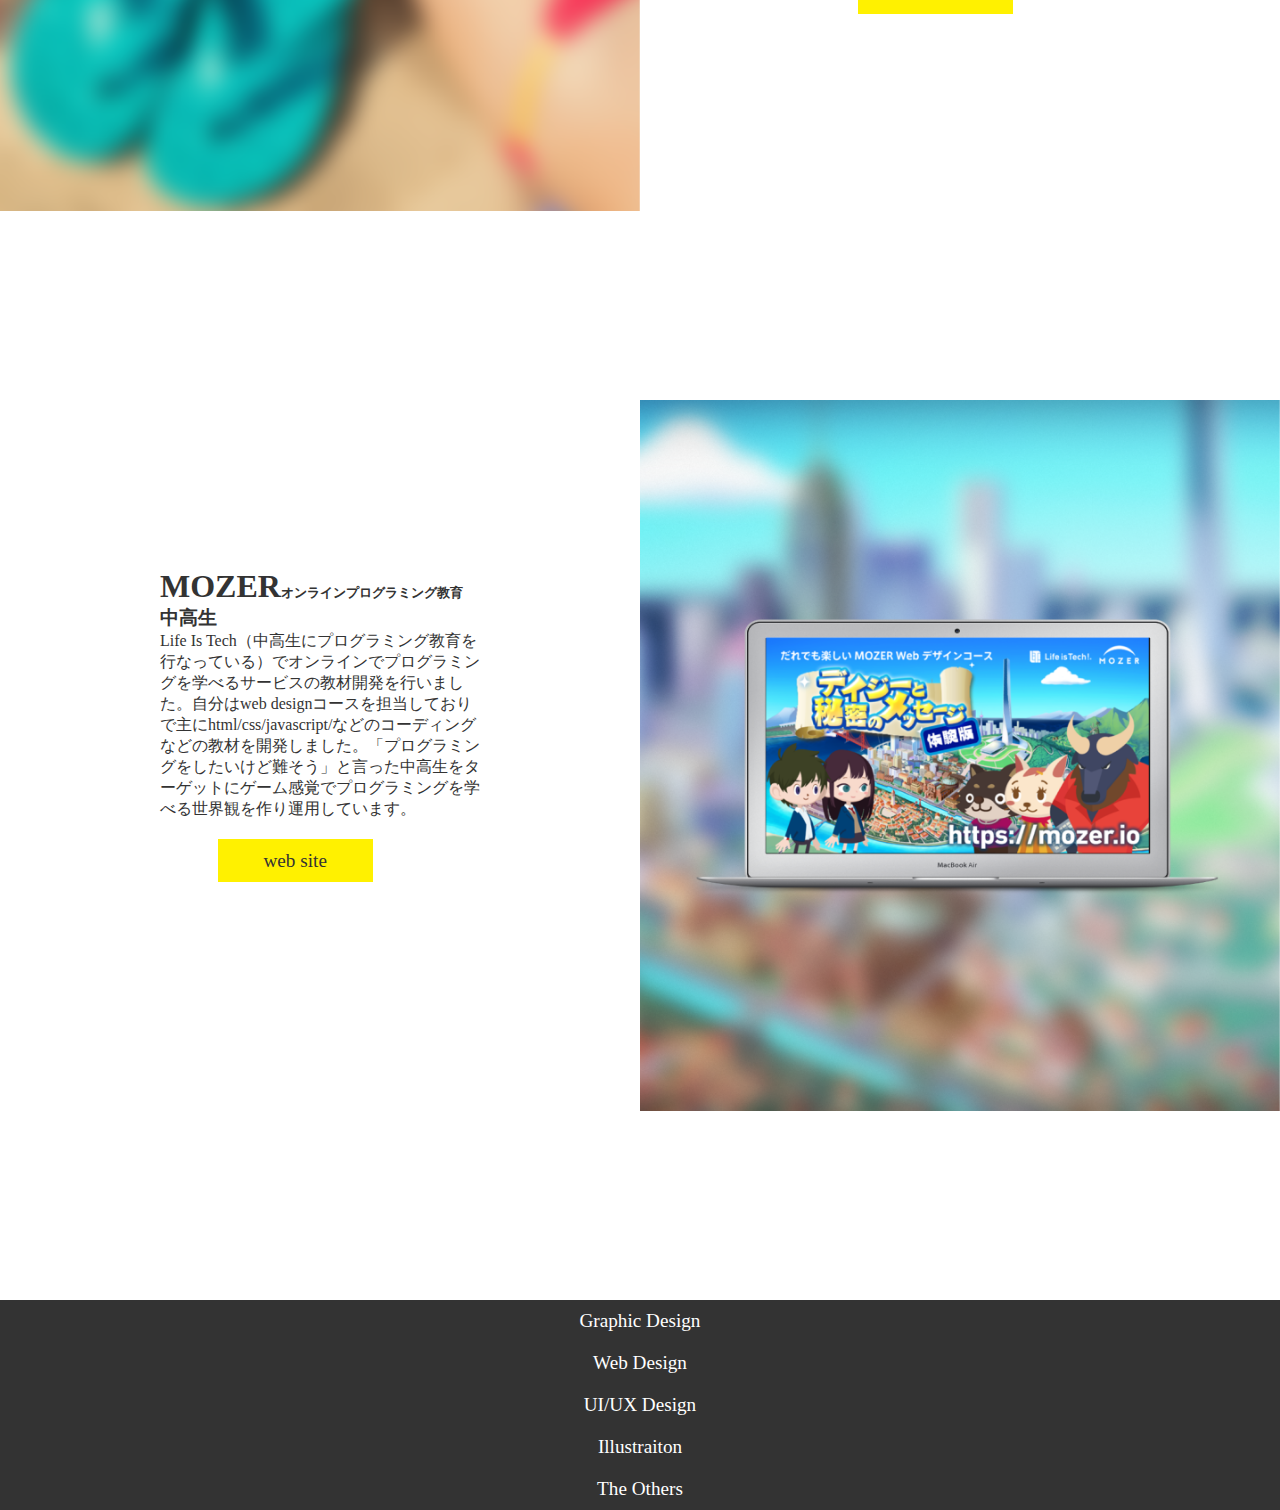
<file: web.html>
<!DOCTYPE html>
<html lang="en">

<head>
    <meta charset="UTF-8">
    <title>Web</title>
    <link rel="stylesheet" href="css/style.css">
</head>

<body>
    <div id="web">
        <div class="center">
            <h1>Web Design</h1>
        </div>
    </div>

    <div class="contents">

        <div class="left-box">
            <img src="img/namaiki_web.png" alt="">
        </div>

        <div class="right-box">
            <div class="text">
                <h2>生粋 <span>web site</span></h2>
                <h3>和</h3>
                <h3>20代~40代</h3>
                <p>
                 よろにくやミスジと言った焼肉の有名店の系列店舗。上質な生肉を食べられることで有名なお店です。
                 自店にはwebサイトがなかったのでデザイナーである自身でwebサイトをデザインし店長に提案しました。
                 和をテーマにしているので縦書きで表現し高級感を演出するために筆記体でシンプルなデザインにしました。
                </p>
                <div class="link">
                    <a href="https://xd.adobe.com/view/7be2649c-d28a-4d3e-becd-3e8282d2f1f1/"  target="_blank">MOCK UP</a>
                </div>
            </div>
        </div>
    </div>

    <div class="contents">
        <div class="left-box">
            <div class="text">
                <h2>ボクとワタシとボク <span>web site</span></h2>
                <h3>新鮮さ</h3>
                <h3>10代〜20代</h3>
                <p>
                CDデビューする友人のグループのwebサイトをデザインをしました。
                写真撮影からロゴまで全てオリジナルで製作し、新鮮さ溢れるデザインにしました。
                ターゲットを若い年代に設定しているので柔らかくPOPな仕様になっています。
                </p>
                <div class="link">
                    <a href="https://xd.adobe.com/view/eaef205e-0877-4aae-b64e-433bf046b1a5/" target="_blank">MOCK UP</a>
                </div>
            </div>

        </div>

        <div class="right-box">
            <img src="img/bwb.png" alt="">
        </div>
    </div>

    <div class="contents">

        <div class="left-box">
            <img src="img/motety.png" alt="">
        </div>

        <div class="right-box">
            <div class="text">
                <h2>motety<span>メディア</span></h2>
                <h3>REDESIGN</h3>
                <h3>20代~30代女性</h3>
                <p>
                 インターン先のメディアサイトのリニューアルを提案し実施しました。初期のサイトはターゲットの好む配色やコンテンツの見せ方などが曖昧な部分があったので自身でユーザーリサーチや全体的な統一感を見直し提案しました。主に変えた部分はコンテンツのレイアウトと色の統一感です。コンテンツの強調したい部分の色がライターによって異なっていたので統一させました。コンテンツのレイアウトはランキングの画像がテキストだけだったので画像をつけてわかりやすくしました。
                </p>
                <div class="link">
                    <a href="https://motety.com/" target="_blank">web site</a>
                </div>
            </div>
        </div>
    </div>

    <div class="contents">
        <div class="left-box">
            <div class="text">
                <h2>MOZER<span>オンラインプログラミング教育</span></h2>
                <h3>中高生</h3>
                <p>
                Life Is Tech（中高生にプログラミング教育を行なっている）でオンラインでプログラミングを学べるサービスの教材開発を行いました。自分はweb designコースを担当しておりで主にhtml/css/javascript/などのコーディングなどの教材を開発しました。「プログラミングをしたいけど難そう」と言った中高生をターゲットにゲーム感覚でプログラミングを学べる世界観を作り運用しています。
                </p>
                <div class="link">
                    <a href="https://mozer.io/" target="_blank">web site</a>
                </div>
            </div>

        </div>

        <div class="right-box">
            <img src="img/mozer.png" alt="">
        </div>
    </div>

    <div class="btn">
    <a href="graphic.html">Graphic Design</a>
    <a href="web.html">Web Design</a>
    <a href="uiux.html">UI/UX Design</a>
    <a href="illustration.html">Illustraiton</a>
    <a href="theothers.html">The Others</a>
    </div>

</body>

</html>
</file>
<file: css/style.css>
*,
*:before,
*:after {
    box-sizing: border-box;
    margin: 0;
    padding: 0;
}

body {
    background: #fff;
}

.skw-pages {
    overflow: hidden;
    position: relative;
    height: 100vh;
}

.skw-page {
    position: absolute;
    left: 0;
    top: 0;
    width: 100%;
}

.skw-page__half {
    position: absolute;
    top: 0;
    width: 50%;
    height: 100vh;
    -webkit-transition: -webkit-transform 1s;
    transition: -webkit-transform 1s;
    transition: transform 1s;
    transition: transform 1s, -webkit-transform 1s;
}

.skw-page__half--left {
    left: 0;
    -webkit-transform: translate3d(-32.4vh, 100%, 0);
    transform: translate3d(-32.4vh, 100%, 0);
}

.skw-page__half--right {
    left: 50%;
    -webkit-transform: translate3d(32.4vh, -100%, 0);
    transform: translate3d(32.4vh, -100%, 0);
}

.skw-page.active .skw-page__half {
    -webkit-transform: translate3d(0, 0, 0);
    transform: translate3d(0, 0, 0);
}

.skw-page__skewed {
    overflow: hidden;
    position: absolute;
    top: 0;
    width: 140%;
    height: 100%;
    -webkit-transform: skewX(-18deg);
    transform: skewX(-18deg);
    background: #fff;
}

.skw-page__half--left .skw-page__skewed {
    left: -40%;
}

.skw-page__half--right .skw-page__skewed {
    right: -40%;
}

.skw-page__content {
    display: -webkit-box;
    display: -ms-flexbox;
    display: flex;
    -webkit-box-align: center;
    -ms-flex-align: center;
    align-items: center;
    -webkit-box-pack: center;
    -ms-flex-pack: center;
    justify-content: center;
    -ms-flex-flow: column wrap;
    flex-flow: column wrap;
    position: absolute;
    left: 0;
    top: 0;
    width: 100%;
    height: 100%;
    padding: 0 30%;
    color: #333333;
    -webkit-transform: skewX(18deg);
    transform: skewX(18deg);
    -webkit-transition: opacity 1s, -webkit-transform 1s;
    transition: opacity 1s, -webkit-transform 1s;
    transition: transform 1s, opacity 1s;
    transition: transform 1s, opacity 1s, -webkit-transform 1s;
    background-size: cover;
}

.skw-page__half--left .skw-page__content {
    padding-left: 30%;
    padding-right: 30%;
    -webkit-transform-origin: 100% 0;
    transform-origin: 100% 0;
}

.skw-page__half--right .skw-page__content {
    padding-left: 30%;
    padding-right: 30%;
    -webkit-transform-origin: 0 100%;
    transform-origin: 0 100%;
}

.skw-page.inactive .skw-page__content {
    opacity: 0.5;
    -webkit-transform: skewX(18deg) scale(0.95);
    transform: skewX(18deg) scale(0.95);
}

.skw-page__heading {
    margin-bottom: 5px;
    text-transform: uppercase;
    font-size: 2.9rem;
    text-align: center;
    font-family: 'Signika', sans-serif;
}

.skw-page__description {
    font-size: 1.5rem;
    text-align: center;
    font-family: 'Timmana', sans-serif;
}

.skw-page-1 .skw-page__half--left .skw-page__content {
    background-image: url("../img/slide01.png");
}

.skw-page-1 .skw-page__half--right .skw-page__content {
    background: #ffffff;
}

.skw-page-2 .skw-page__half--left .skw-page__content {
    background: #ffffff;
}

.skw-page-2 .skw-page__half--right .skw-page__content {
    background-image: url("../img/slide02.png");
}

.skw-page-3 .skw-page__half--left .skw-page__content {
    background-image: url("../img/slide03.png");
}

.skw-page-3 .skw-page__half--right .skw-page__content {
    background: #ffffff;
}

.skw-page-4 .skw-page__half--left .skw-page__content {
    background: #ffffff;
}

.skw-page-4 .skw-page__half--right .skw-page__content {
    background-image: url("../img/slide04.png");
}

.skw-page-5 .skw-page__half--left .skw-page__content {
    background-image: url("../img/slide05.png");
}

.skw-page-5 .skw-page__half--right .skw-page__content {
    background: #ffffff;
}

.skw-page-6 .skw-page__half--left .skw-page__content {
    background: #ffffff;
}

.skw-page-6 .skw-page__half--right .skw-page__content {
    background-image: url("../img/slide06.png");
}

.container a {
    background: transparent;
    content: "";
    opacity: 0;
    transition: all 0.3s;
    z-index: -1;
    color: #333333;
    text-decoration: none;
}

a:hover {
    opacity: 1;
    color: #FFF100;
}

.left-icon {
    position: absolute;
    top: 87%;
    left: 20%;
    -webkit-transform: translateY(-50%) translateX(-50%);
    transform: translateY(0%) translateX(0%);
}

.right-icon {
    position: absolute;
    top: 87%;
    left: 80%;
    -webkit-transform: translateY(-50%) translateX(-50%);
    transform: translateY(0%) translateX(-100%);
}

#graphic {
    background-image: url(../img/graphic.png);
    background-size: cover;
    height: 100vh;
}

#web {
    background-image: url(../img/web.png);
    background-size: cover;
    height: 100vh;
}

#uiux {
    background-image: url(../img//uiux.png);
    background-size: cover;
    height: 100vh;
}

#illustration{
    background-image: url(../img/illustration.png);
    background-size: cover;
    height: 100vh;
}

#theothers{
    background-image: url(../img/theothers.png);
    background-size: cover;
    height: 100vh;
}


.center {
    position: absolute;
    top: 50%;
    left: 50%;
    -webkit-transform: translateY(50%) translateX(50%);
    transform: translateY(-50%) translateX(-50%);
}

h1 {
    font-size: 5rem;
    color: #fff;
}

.contents {
    background-color: #fff;
    height: 100vh;
    overflow: hidden;
}

.contents img {
    width: 100%;
}

.left-box {
    width: 50%;
    float: left;
}

.right-box {
    width: 50%;
    float: left;
}

.text {
    margin-top: 50%;
    margin-left: 50%;
    -webkit-transform: translateY(50%) translateX(50%);
    transform: translateY(-50%) translateX(-50%);
}

.text h2,
h3,
p {
    color: #333333;
}

.text h2 {
    font-size: 2rem;
}

h2 span{
    font-size: 0.8rem;
}

.text h3 {
    font-size: 1.2rem;
}

.text p {
    font-size: 1rem;
    margin-bottom: 30px;
}

.link{
    width: 205px;
    margin-top: 20px;
    margin: 0 auto;
}

.link a{
    font-size: 1.2rem;
    text-decoration: none;
    border: 1px solid #FFF100;
    background-color: #FFF100;
    color: #333333;
    padding: 10px 45px;
    
}

.link a:hover{
    font-size: 1.2rem;
    text-decoration: none;
    border: 1px solid #333333;
    background-color: #333333;
    color: #FFF100;
    padding: 10px 45px;
    transition: 0.8s;
}

.btn a {
    font-size: 1.2rem;
    padding: 10px 10px;
    background-color: #333333;
    width: 100%;
    color: #FFF;
    text-align: center;
    display: block;
    text-decoration: none;
}

.btn a:hover {
    color: #FFF100;
    transition: all 0.8s;
    font-weight: 500;
}

.slide{
    width: 718px;
}

.simply-scroll-container {
    position: relative;
}
.simply-scroll-clip {
    position: relative;
    overflow: hidden;
}
.simply-scroll-list {
    list-style: none;
    overflow: hidden;
    margin: 0;
    padding: 0;
}
.simply-scroll-list li {
    float: left; /* Horizontal scroll only */
    padding: 0;
    margin: 0;
    width: 350px;
    height: 250px;
}
.simply-scroll-list li img {
    display: block;
}
</file>
